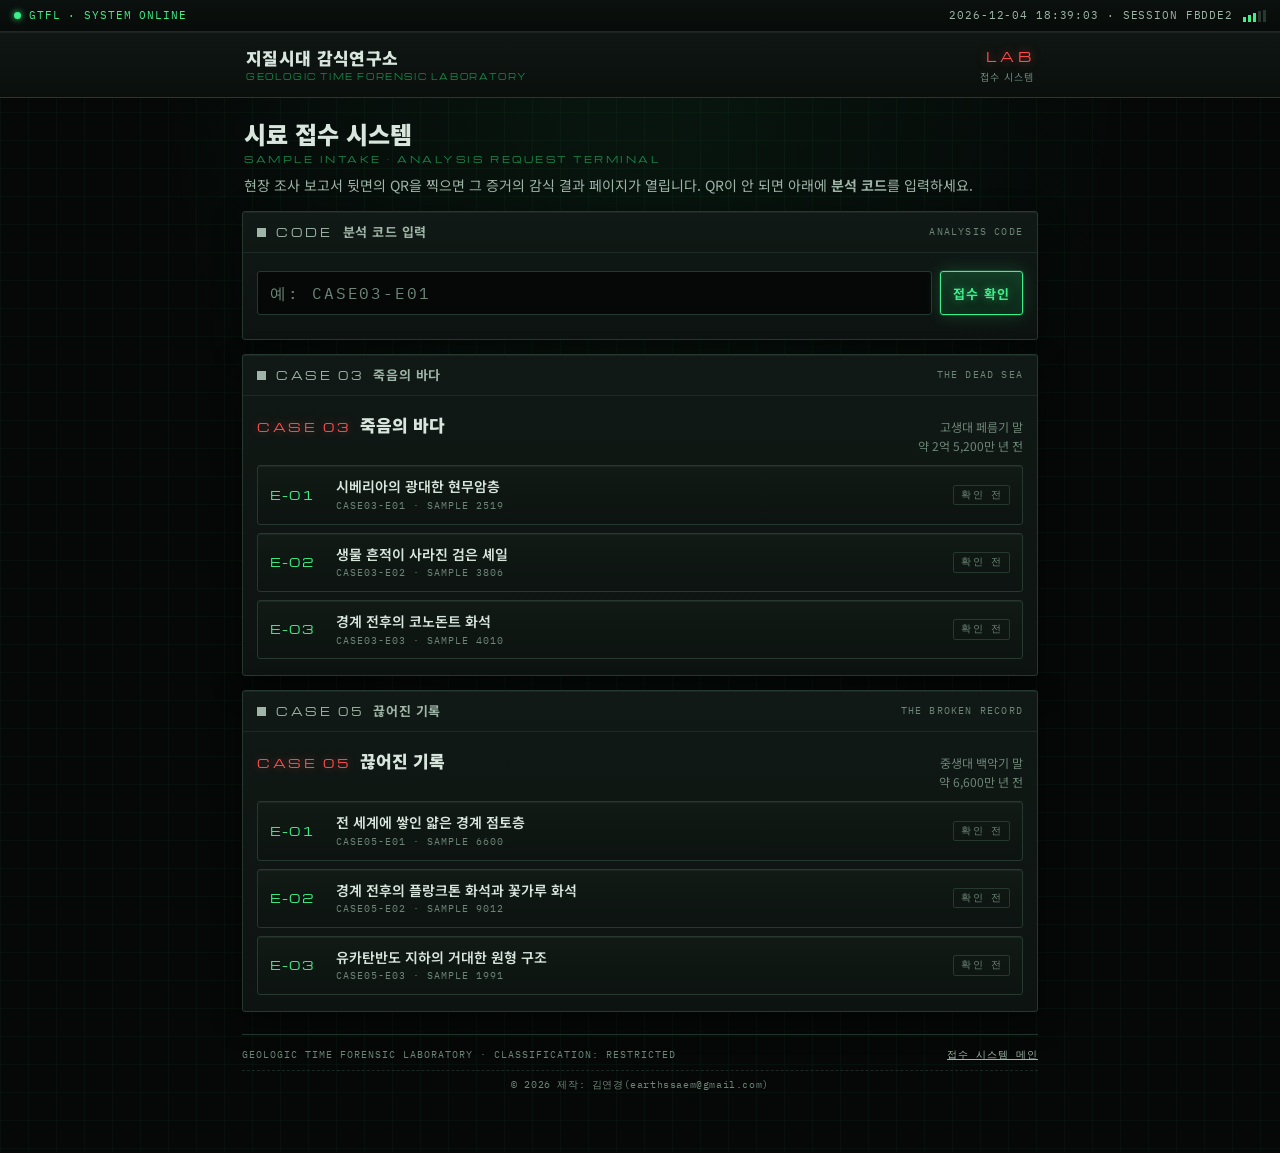
<file: index.html>
<!doctype html>
<html lang="ko">
<head>
  <meta charset="utf-8">
  <meta name="viewport" content="width=device-width, initial-scale=1">
  <title>지질시대 감식연구소</title>
  <meta name="description" content="지질시대 대멸종 사건 수사 — 증거 감식 분석 시스템">
  <meta name="robots" content="noindex">
  <link rel="preconnect" href="https://fonts.googleapis.com">
  <link rel="preconnect" href="https://fonts.gstatic.com" crossorigin>
  <link href="https://fonts.googleapis.com/css2?family=IBM+Plex+Mono:wght@400;600;700&family=Michroma&family=Noto+Sans+KR:wght@400;500;700;900&display=swap" rel="stylesheet">
  <link rel="stylesheet" href="styles.css">
  <link rel="icon" href="data:image/svg+xml,%3Csvg xmlns='http://www.w3.org/2000/svg' viewBox='0 0 32 32'%3E%3Crect width='32' height='32' fill='%23050807'/%3E%3Ccircle cx='16' cy='16' r='9' fill='none' stroke='%233df08a' stroke-width='3'/%3E%3C/svg%3E">
</head>
<body>
  <div class="sysbar">
    <span class="l"><span class="dot"></span>GTFL · SYSTEM ONLINE</span>
    <span class="r"><span id="sysclock"></span> · SESSION <span id="sysid"></span><span class="sig"><i></i><i></i><i></i><i></i><i></i></span></span>
  </div>
  <div id="app"></div>
  <script src="qrcode.js"></script>
  <script src="data.js"></script>
  <script src="app.js"></script>
</body>
</html>
</file>
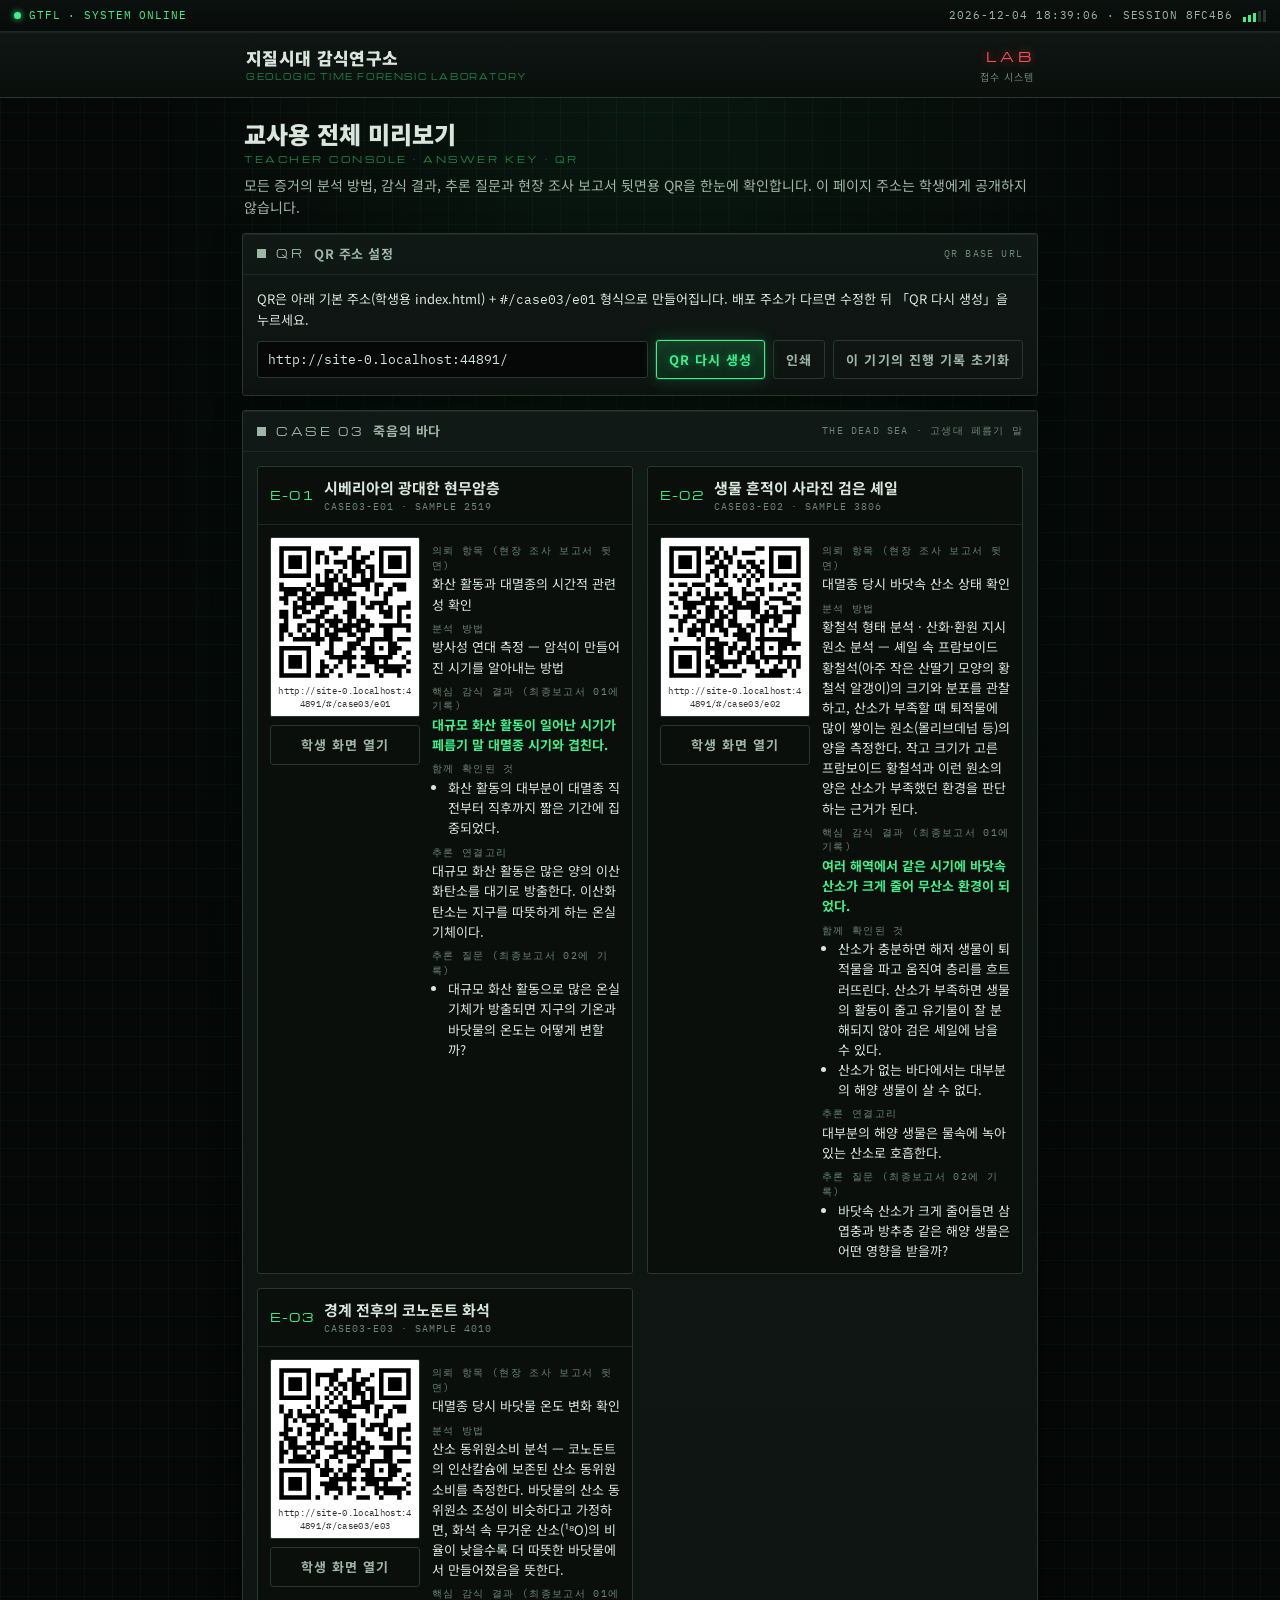
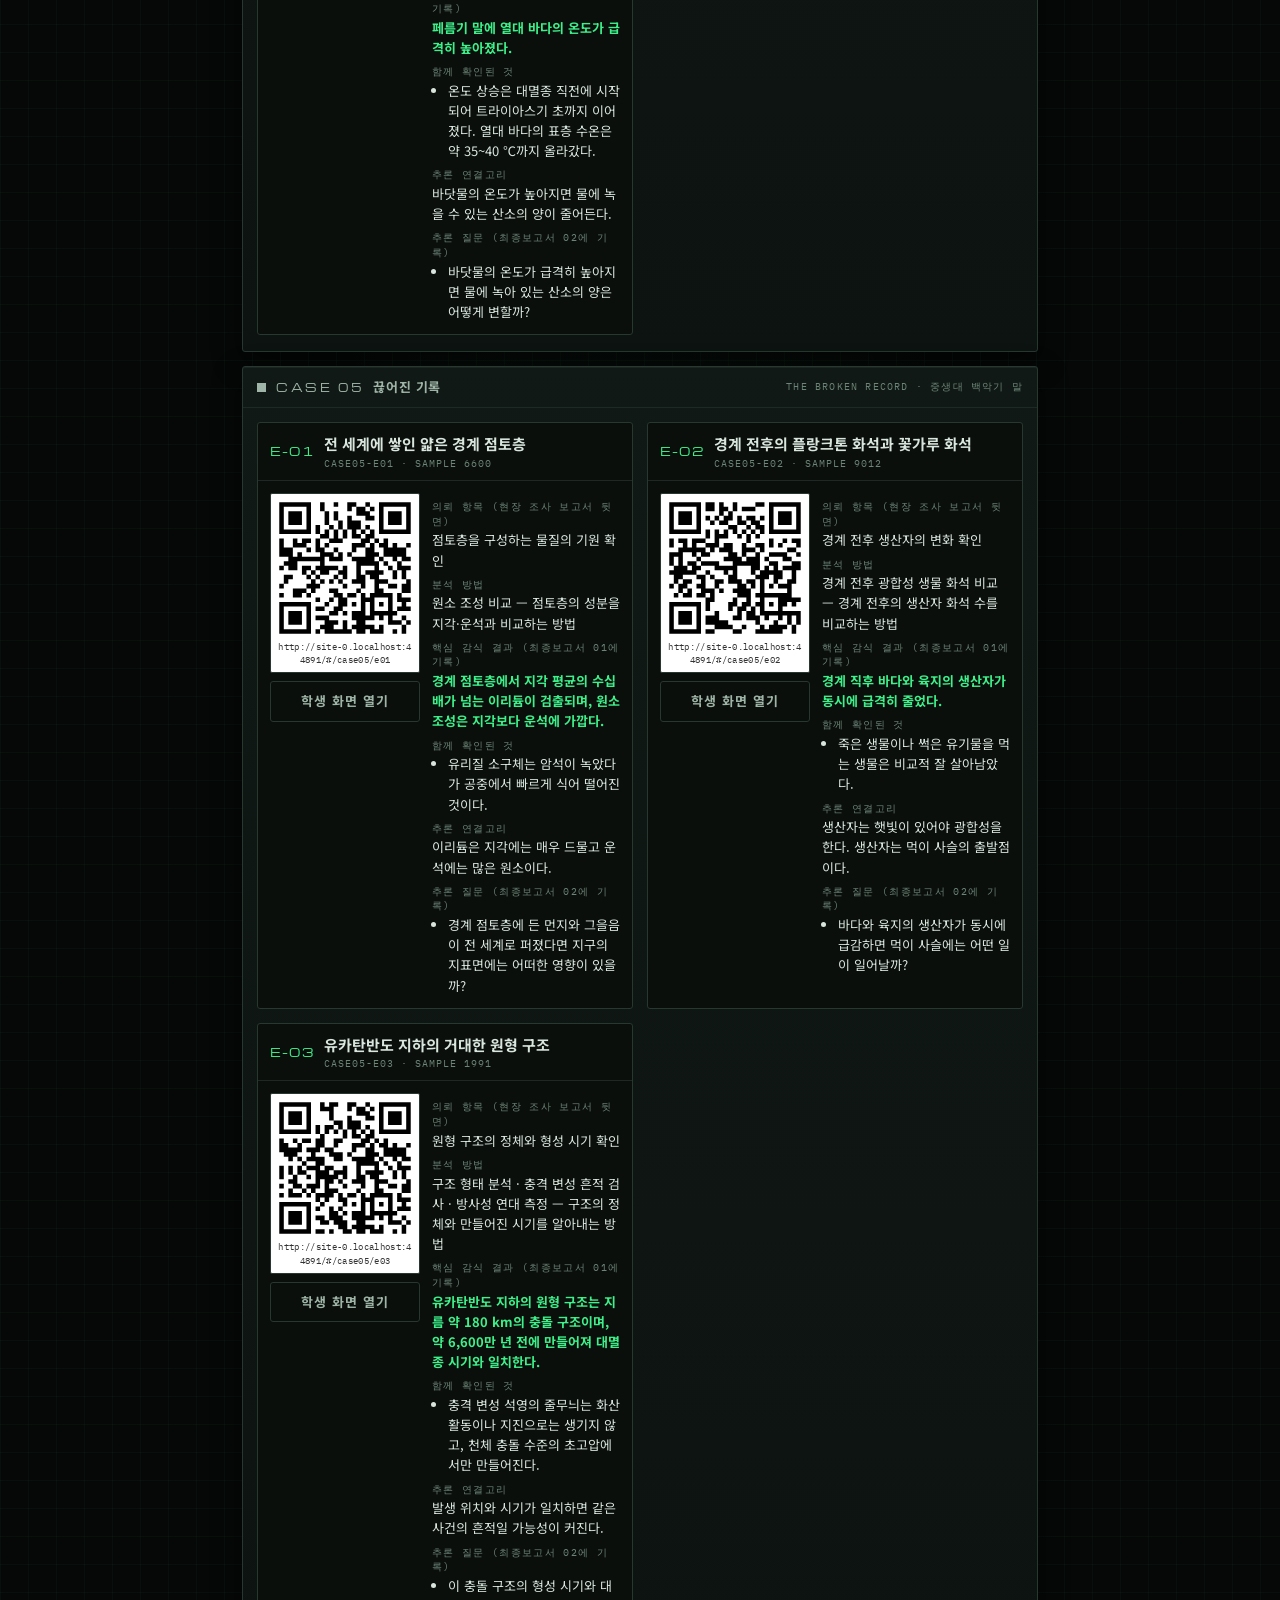
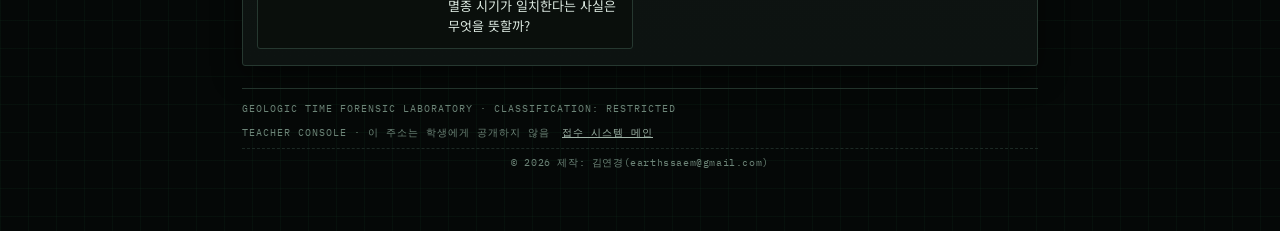
<file: teacher.html>
<!doctype html>
<html lang="ko">
<head>
  <meta charset="utf-8">
  <meta name="viewport" content="width=device-width, initial-scale=1">
  <title>지질시대 감식연구소 · 교사용</title>
  <meta name="description" content="지질시대 대멸종 사건 수사 — 증거 감식 분석 시스템">
  <meta name="robots" content="noindex">
  <link rel="preconnect" href="https://fonts.googleapis.com">
  <link rel="preconnect" href="https://fonts.gstatic.com" crossorigin>
  <link href="https://fonts.googleapis.com/css2?family=IBM+Plex+Mono:wght@400;600;700&family=Michroma&family=Noto+Sans+KR:wght@400;500;700;900&display=swap" rel="stylesheet">
  <link rel="stylesheet" href="styles.css">
  <link rel="icon" href="data:image/svg+xml,%3Csvg xmlns='http://www.w3.org/2000/svg' viewBox='0 0 32 32'%3E%3Crect width='32' height='32' fill='%23050807'/%3E%3Ccircle cx='16' cy='16' r='9' fill='none' stroke='%233df08a' stroke-width='3'/%3E%3C/svg%3E">
</head>
<body data-page="teacher">
  <div class="sysbar">
    <span class="l"><span class="dot"></span>GTFL · SYSTEM ONLINE</span>
    <span class="r"><span id="sysclock"></span> · SESSION <span id="sysid"></span><span class="sig"><i></i><i></i><i></i><i></i><i></i></span></span>
  </div>
  <div id="app"></div>
  <script src="qrcode.js"></script>
  <script src="data.js"></script>
  <script src="app.js"></script>
  <script src="teacher.js"></script>
</body>
</html>
</file>
<file: styles.css>
/* 지질시대 감식연구소 — 감식 장비 UI (dark / phosphor green) */
:root {
  --bg: #050807;
  --bg-2: #090d0b;
  --panel: #0d1311;
  --panel-2: #101915;
  --panel-3: #141f19;
  --edge: #1c2924;
  --edge-2: #263830;
  --bevel: rgba(255,255,255,.05);
  --green: #3df08a;
  --green-2: #22c46a;
  --green-dim: #178a4a;
  --green-ink: #07120c;
  --glow: rgba(61,240,138,.45);
  --grid: #14261c;
  --text: #d9e6de;
  --text-2: #9fb5a8;
  --text-3: #6d8578;
  --red: #ff4d4d;
  --red-deep: #c8102e;
  --red-soft: rgba(255,77,77,.12);
  --display: 'Michroma', 'IBM Plex Mono', monospace;
  --mono: 'IBM Plex Mono', 'Liberation Mono', 'Courier New', ui-monospace, monospace;
  --sans: 'Noto Sans KR', 'Apple SD Gothic Neo', 'Malgun Gothic', system-ui, sans-serif;
}

* { box-sizing: border-box; }
html { -webkit-text-size-adjust: 100%; background: var(--bg); }
body {
  margin: 0; font-family: var(--sans); color: var(--text); background: var(--bg);
  background-image:
    radial-gradient(ellipse at 50% -10%, rgba(61,240,138,.07), transparent 55%),
    linear-gradient(to right, rgba(61,240,138,.035) 1px, transparent 1px),
    linear-gradient(to bottom, rgba(61,240,138,.035) 1px, transparent 1px);
  background-size: 100% 100%, 28px 28px, 28px 28px;
  line-height: 1.55; font-size: 15px;
}
a { color: inherit; }
button { font-family: inherit; }
.mono { font-family: var(--mono); }
.disp { font-family: var(--display); letter-spacing: .22em; text-transform: uppercase; }
.red { color: var(--red); }
.muted { color: var(--text-3); }
.hidden { display: none !important; }
::selection { background: var(--green); color: var(--green-ink); }

/* ── 시스템 바 ─────────────────────────────── */
.sysbar {
  background: linear-gradient(#0b110e, #070b09); color: var(--text-2); border-bottom: 1px solid var(--edge);
  font-family: var(--mono); font-size: 11px; letter-spacing: .08em;
  display: flex; justify-content: space-between; align-items: center; gap: 12px;
  padding: 7px 14px; position: sticky; top: 0; z-index: 20;
}
.sysbar .l { white-space: nowrap; color: var(--green); }
.sysbar .dot { display: inline-block; width: 7px; height: 7px; border-radius: 50%; background: var(--green); margin-right: 8px; box-shadow: 0 0 6px var(--green); animation: pulse 2s infinite; }
@keyframes pulse { 0%,100% { box-shadow: 0 0 4px var(--green);} 50% { box-shadow: 0 0 12px var(--green);} }
.sysbar .r { white-space: nowrap; overflow: hidden; text-overflow: ellipsis; }
.sig { display: inline-flex; align-items: flex-end; gap: 2px; height: 12px; margin-left: 10px; vertical-align: middle; }
.sig i { width: 3px; background: var(--green); display: block; }
.sig i:nth-child(1){height:5px} .sig i:nth-child(2){height:7px} .sig i:nth-child(3){height:9px} .sig i:nth-child(4){height:11px;background:var(--edge-2)} .sig i:nth-child(5){height:12px;background:var(--edge-2)}

/* ── 상단 헤더 ─────────────────────────────── */
.lab-head { background: linear-gradient(#0f1613, #0a0f0c); border-bottom: 1px solid var(--edge-2); box-shadow: inset 0 1px 0 var(--bevel); }
.lab-head .in { max-width: 820px; margin: 0 auto; padding: 14px 16px 12px; display: flex; justify-content: space-between; align-items: center; gap: 12px; }
.lab-name { font-weight: 900; font-size: 17px; letter-spacing: .02em; line-height: 1.1; color: var(--text); }
.lab-name small { display: block; font-family: var(--display); font-weight: 400; font-size: 8px; letter-spacing: .2em; color: var(--green-dim); margin-top: 6px; text-transform: uppercase; white-space: nowrap; overflow: hidden; text-overflow: ellipsis; max-width: 62vw; }
.casebadge {
  font-family: var(--display); font-size: 13px; letter-spacing: .26em; color: var(--red); white-space: nowrap; text-align: right;
  text-shadow: 0 0 10px rgba(255,77,77,.5);
}
.casebadge small { display: block; font-family: var(--sans); font-size: 10px; letter-spacing: .1em; color: var(--text-3); margin-top: 3px; text-shadow: none; }

/* ── 레이아웃 ──────────────────────────────── */
.wrap { max-width: 820px; margin: 0 auto; padding: 14px 12px 60px; }
.panel {
  background: linear-gradient(180deg, var(--panel-2), var(--panel)); border: 1px solid var(--edge-2); margin-top: 14px; border-radius: 3px;
  box-shadow: inset 0 1px 0 var(--bevel), 0 10px 30px rgba(0,0,0,.45); position: relative;
}
.panel > .ph {
  display: flex; align-items: center; gap: 10px; padding: 10px 14px; border-bottom: 1px solid var(--edge);
  font-family: var(--display); font-size: 11px; letter-spacing: .24em; text-transform: uppercase; color: var(--text-2);
}
.panel > .ph .idx { width: 9px; height: 9px; background: var(--text-2); flex: 0 0 auto; }
.panel.done > .ph .idx, .panel.done > .ph { color: var(--green); }
.panel.done > .ph .idx { background: var(--green); box-shadow: 0 0 8px var(--green); }
.panel > .ph .en { margin-left: auto; font-family: var(--mono); font-size: 10px; letter-spacing: .12em; color: var(--text-3); text-transform: none; }
.panel > .pb { padding: 14px 14px 16px; }
.panel > .ph .ko { font-family: var(--sans); letter-spacing: .04em; font-weight: 700; font-size: 13px; text-transform: none; }

/* 상단 케이스 스트립 (증거 페이지) */
.topstrip { display: flex; align-items: stretch; margin-top: 14px; border: 1px solid var(--edge-2); background: linear-gradient(#131b17, #0b100e); border-radius: 3px; overflow: hidden; }
.topstrip .cs { font-family: var(--display); font-size: 15px; letter-spacing: .26em; color: var(--text); padding: 12px 16px; display: flex; align-items: center; border-right: 1px solid var(--edge); text-transform: uppercase; white-space: nowrap; }
.topstrip .bc { flex: 1; display: flex; align-items: center; justify-content: center; padding: 8px 12px; }
.topstrip .bc svg { height: 26px; width: 100%; max-width: 150px; opacity: .8; }
.topstrip .bc rect { fill: var(--text-2); }
.topstrip .evtag { background: var(--red-deep); color: #fff; font-family: var(--display); font-size: 11px; letter-spacing: .2em; padding: 0 14px; display: flex; align-items: center; text-transform: uppercase; white-space: nowrap; box-shadow: inset 0 0 0 1px rgba(255,255,255,.12), 0 0 18px rgba(200,16,46,.35); }
.topstrip .evtag.sec { background: #7a1220; }

/* 증거 타이틀 */
.evtitle { display: flex; align-items: baseline; gap: 12px; margin: 16px 2px 0; }
.evtitle .no { font-family: var(--display); font-size: 22px; line-height: 1; white-space: nowrap; color: var(--green); text-shadow: 0 0 14px var(--glow); letter-spacing: .08em; }
.evtitle .t { font-weight: 900; font-size: 20px; line-height: 1.2; color: var(--text); }
.evtitle .t small { display: block; font-family: var(--mono); font-weight: 400; font-size: 10px; letter-spacing: .14em; color: var(--text-3); margin-top: 4px; }

/* 시료 뷰포트 */
.viewport { position: relative; margin: 0 14px 12px; border: 1px solid var(--edge-2); background: radial-gradient(ellipse at 50% 40%, #0f1c15, #060a08 75%); border-radius: 4px; overflow: hidden; box-shadow: inset 0 0 40px rgba(0,0,0,.6), inset 0 0 0 1px rgba(61,240,138,.06); }
.viewport .stage { position: relative; height: 230px; }
.viewport .stage svg.spec { position: absolute; inset: 0; width: 100%; height: 100%; }
.viewport .ruler { position: absolute; top: 14px; bottom: 14px; left: 8px; width: 26px; font-family: var(--mono); font-size: 9px; color: var(--text-3); }
.viewport .ruler.r { left: auto; right: 8px; }
.viewport .ruler svg { width: 100%; height: 100%; }
.viewport .beam { position: absolute; left: 34px; right: 34px; top: 40%; height: 2px; background: var(--green); box-shadow: 0 0 10px 2px var(--glow), 0 0 30px 6px rgba(61,240,138,.25); opacity: .9; animation: beam 4.5s ease-in-out infinite; }
@keyframes beam { 0% { top: 12% } 50% { top: 86% } 100% { top: 12% } }
.viewport .ovl { position: absolute; left: 44px; right: 44px; top: 14px; bottom: 14px; pointer-events: none; }
.viewport .ovl::before, .viewport .ovl::after, .viewport .ovl i::before, .viewport .ovl i::after { content: ''; position: absolute; width: 14px; height: 14px; border: 1.5px solid var(--green); border-color: var(--green); }
.viewport .ovl::before { top: 0; left: 0; border-width: 1.5px 0 0 1.5px; } .viewport .ovl::after { top: 0; right: 0; border-width: 1.5px 1.5px 0 0; }
.viewport .ovl i::before { bottom: 0; left: 0; border-width: 0 0 1.5px 1.5px; } .viewport .ovl i::after { bottom: 0; right: 0; border-width: 0 1.5px 1.5px 0; }
.viewport .cross { position: absolute; left: 50%; top: 50%; width: 22px; height: 22px; transform: translate(-50%,-50%); opacity: .55; }
.viewport .cross::before, .viewport .cross::after { content: ''; position: absolute; background: var(--green); }
.viewport .cross::before { left: 50%; top: 0; bottom: 0; width: 1px; } .viewport .cross::after { top: 50%; left: 0; right: 0; height: 1px; }
.viewport .readout { position: absolute; left: 44px; bottom: 10px; font-family: var(--mono); font-size: 9.5px; letter-spacing: .12em; color: var(--green); text-shadow: 0 0 6px var(--glow); }
.viewport .readout2 { position: absolute; right: 44px; top: 10px; font-family: var(--mono); font-size: 9.5px; letter-spacing: .12em; color: var(--text-3); }
.vmeta { display: grid; grid-template-columns: 1fr 1fr; gap: 0; border-top: 1px solid var(--edge); }
.vmeta div { padding: 9px 14px; font-size: 12.5px; border-right: 1px solid var(--edge); }
.vmeta div:last-child { border-right: 0; }
.vmeta b { display: block; font-family: var(--mono); font-size: 9px; letter-spacing: .16em; color: var(--text-3); margin-bottom: 2px; }

/* 시료 정보 표 */
.kv { width: 100%; border-collapse: collapse; font-size: 13px; }
.kv th, .kv td { border-bottom: 1px solid var(--edge); padding: 8px 8px; text-align: left; vertical-align: top; }
.kv th { width: 34%; font-family: var(--mono); font-weight: 500; font-size: 10.5px; letter-spacing: .12em; color: var(--text-3); }
.kv tr:last-child th, .kv tr:last-child td { border-bottom: 0; }
.kv td b { font-weight: 700; color: var(--text); }
.tag { display: inline-block; font-family: var(--mono); font-size: 10px; letter-spacing: .1em; border: 1px solid var(--edge-2); padding: 1px 7px; margin-left: 6px; vertical-align: middle; color: var(--text-2); border-radius: 2px; }
.tag.red { border-color: var(--red); color: var(--red); }
.tag.green { border-color: var(--green); color: var(--green); box-shadow: 0 0 8px rgba(61,240,138,.25); }
.tag.fill { background: var(--green); color: var(--green-ink); border-color: var(--green); font-weight: 700; }

/* 관찰 기록 */
.obs { margin: 0; padding: 0; list-style: none; }
.obs li { position: relative; padding: 7px 0 7px 22px; border-bottom: 1px dashed var(--edge); font-size: 15px; color: var(--text); }
.obs li:last-child { border-bottom: 0; }
.obs li::before { content: ''; position: absolute; left: 4px; top: 15px; width: 7px; height: 7px; background: var(--green); box-shadow: 0 0 6px var(--glow); }
.field-tag { font-family: var(--mono); font-size: 10px; letter-spacing: .14em; color: var(--text-3); margin-bottom: 8px; }

/* 분석 방법 선택 */
.q { font-weight: 700; font-size: 16px; margin: 0 0 4px; line-height: 1.45; color: var(--text); }
.q-sub { font-size: 12px; color: var(--text-3); margin: 0 0 12px; }
.opts { display: grid; gap: 8px; }
.opt {
  display: flex; align-items: center; gap: 12px; width: 100%; text-align: left; color: var(--text);
  background: linear-gradient(#111a15, #0c1310); border: 1px solid var(--edge-2); border-radius: 3px; padding: 11px 12px; cursor: pointer; font-size: 15px; line-height: 1.4;
  transition: border-color .12s, box-shadow .12s, background .12s; box-shadow: inset 0 1px 0 var(--bevel);
}
.opt .k { font-family: var(--mono); font-weight: 700; font-size: 12px; border: 1px solid var(--edge-2); color: var(--text-2); width: 26px; height: 26px; display: inline-flex; align-items: center; justify-content: center; flex: 0 0 auto; border-radius: 2px; }
.opt:hover { border-color: var(--green-dim); }
.opt:focus-visible { outline: 2px solid var(--green); outline-offset: 2px; }
.opt.sel { border-color: var(--green); box-shadow: 0 0 0 1px var(--green), 0 0 18px rgba(61,240,138,.25); background: linear-gradient(#142a1d, #0f1f16); }
.opt.sel .k { background: var(--green); border-color: var(--green); color: var(--green-ink); }
.opt.rejected { border-color: rgba(255,77,77,.5); color: var(--text-3); background: var(--red-soft); text-decoration: line-through; cursor: not-allowed; }
.opt.rejected .k { border-color: var(--red); color: var(--red); }
.opt:disabled { cursor: default; }
.opt.correct { border-color: var(--green); background: linear-gradient(#123021, #0e2419); color: var(--text); }
.opt.correct .k { background: var(--green); border-color: var(--green); color: var(--green-ink); }

.actions { display: grid; grid-template-columns: 1fr auto; gap: 8px; margin-top: 14px; align-items: stretch; }
.btn {
  background: linear-gradient(#123722, #0c2417); color: var(--green); border: 1px solid var(--green); border-radius: 3px; padding: 13px 18px;
  font-family: var(--sans); font-weight: 700; font-size: 15px; letter-spacing: .14em; cursor: pointer;
  box-shadow: 0 0 0 1px rgba(61,240,138,.15), 0 0 18px rgba(61,240,138,.2), inset 0 0 18px rgba(61,240,138,.08); text-shadow: 0 0 8px var(--glow);
  transition: box-shadow .15s, opacity .15s;
}
.btn:hover:not(:disabled) { box-shadow: 0 0 0 1px rgba(61,240,138,.3), 0 0 26px rgba(61,240,138,.35), inset 0 0 22px rgba(61,240,138,.12); }
.btn:focus-visible { outline: 2px solid #fff; outline-offset: 2px; }
.btn:disabled { opacity: .3; cursor: not-allowed; box-shadow: none; text-shadow: none; }
.btn.small { font-size: 13px; letter-spacing: .08em; padding: 9px 12px; }
.btn.ghost { background: transparent; color: var(--text-2); border-color: var(--edge-2); box-shadow: none; text-shadow: none; }
.btn.ghost:hover { border-color: var(--text-2); }
.lockind { display: flex; align-items: center; gap: 10px; padding: 0 16px; border: 1px solid var(--edge-2); border-radius: 3px; background: linear-gradient(#0e1512, #090e0b); font-family: var(--display); font-size: 10px; letter-spacing: .24em; color: var(--text-3); white-space: nowrap; }
.lockind svg { width: 16px; height: 16px; fill: var(--text-3); }
.lockind.open { color: var(--green); border-color: var(--green-dim); text-shadow: 0 0 8px var(--glow); }
.lockind.open svg { fill: var(--green); }
.attempts { font-family: var(--mono); font-size: 10.5px; color: var(--text-3); letter-spacing: .12em; margin-top: 8px; }

.reject { margin-top: 12px; border: 1px solid rgba(255,77,77,.6); background: var(--red-soft); padding: 10px 12px; font-size: 14px; border-radius: 3px; animation: shake .3s; color: var(--text); }
.reject b { font-family: var(--display); color: var(--red); font-size: 10px; letter-spacing: .2em; display: block; margin-bottom: 5px; text-shadow: 0 0 8px rgba(255,77,77,.5); }
@keyframes shake { 0%,100%{transform:translateX(0)} 25%{transform:translateX(-4px)} 75%{transform:translateX(4px)} }

/* 분석 진행 */
.proc { margin-top: 12px; border: 1px solid var(--edge-2); background: #080d0a; padding: 12px; border-radius: 3px; }
.proc .steps { list-style: none; margin: 0; padding: 0; font-family: var(--mono); font-size: 12px; letter-spacing: .04em; }
.proc .steps li { display: flex; align-items: center; gap: 10px; padding: 4px 0; color: var(--text-3); }
.proc .steps li::before { content: ''; width: 8px; height: 8px; border: 1px solid var(--text-3); flex: 0 0 auto; }
.proc .steps li.run { color: var(--green); }
.proc .steps li.run::before { border-color: var(--green); background: var(--green); box-shadow: 0 0 8px var(--glow); animation: blink .5s infinite alternate; }
.proc .steps li.ok { color: var(--text-2); }
.proc .steps li.ok::before { border-color: var(--green-2); background: var(--green-2); }
.proc .steps li .ms { margin-left: auto; color: var(--text-3); }
@keyframes blink { from { opacity: .3 } to { opacity: 1 } }
.bar { height: 8px; border: 1px solid var(--edge-2); background: #050807; margin-top: 12px; overflow: hidden; border-radius: 2px; }
.bar > i { display: block; height: 100%; width: 0; background: repeating-linear-gradient(90deg, var(--green) 0 8px, var(--green-dim) 8px 10px); box-shadow: 0 0 10px var(--glow); transition: width .35s linear; }

/* 감식 결과 */
.result-wrap.locked .pb { filter: blur(4px) brightness(.5); user-select: none; pointer-events: none; max-height: 240px; overflow: hidden; }
.lockover {
  position: absolute; inset: 0; display: flex; flex-direction: column; align-items: center; justify-content: center; gap: 10px;
  background: repeating-linear-gradient(135deg, rgba(5,8,7,.55) 0 10px, rgba(13,19,17,.55) 10px 20px); text-align: center; padding: 20px; border-radius: 3px;
}
.lockover .big { display: flex; align-items: center; gap: 10px; font-family: var(--display); font-size: 13px; letter-spacing: .3em; color: var(--text-2); border: 1px solid var(--edge-2); padding: 10px 18px; background: #0a0f0c; }
.lockover .big svg { width: 16px; height: 16px; fill: var(--text-2); }
.lockover small { font-size: 12px; color: var(--text-3); font-family: var(--sans); }
.res-meta { font-family: var(--mono); font-size: 11px; letter-spacing: .06em; color: var(--text-2); border: 1px solid var(--edge); background: #090e0b; padding: 9px 11px; display: grid; grid-template-columns: 1fr 1fr; gap: 6px 12px; margin-bottom: 12px; border-radius: 3px; }
.res-meta b { color: var(--text-3); font-weight: 500; display: block; font-size: 9px; letter-spacing: .16em; }
.res-list { margin: 0; padding: 0; list-style: none; }
.res-list li { position: relative; padding: 9px 0 9px 32px; border-bottom: 1px dashed var(--edge); font-size: 15px; font-weight: 500; color: var(--text); }
.res-list li:last-child { border-bottom: 0; }
.res-list li::before { content: ''; position: absolute; left: 2px; top: 12px; width: 16px; height: 16px; border-radius: 50%; border: 1.5px solid var(--green); box-shadow: 0 0 8px var(--glow); }
.res-list li::after { content: ''; position: absolute; left: 7px; top: 15px; width: 4px; height: 8px; border: solid var(--green); border-width: 0 1.5px 1.5px 0; transform: rotate(45deg); }
.res-list li.key { font-weight: 700; }
.fig { border: 1px solid var(--edge-2); margin-top: 14px; background: #070b09; position: relative; overflow: hidden; border-radius: 3px; }
.fig .ft { padding: 8px 12px; font-family: var(--display); font-size: 9.5px; letter-spacing: .24em; color: var(--text-2); border-bottom: 1px solid var(--edge); display: flex; align-items: center; gap: 8px; }
.fig .ft::before { content: ''; width: 8px; height: 8px; background: var(--green-dim); }
.fig .sv { overflow-x: auto; -webkit-overflow-scrolling: touch; }
.fig svg { display: block; width: 100%; min-width: 560px; height: auto; }
.fig .hint { display: none; font-family: var(--mono); font-size: 10px; color: var(--text-3); padding: 6px 12px 0; letter-spacing: .08em; }
@media (max-width: 600px) { .fig .hint { display: block; } }
.fig .fc { border-top: 1px solid var(--edge); font-size: 12px; color: var(--text-2); padding: 8px 12px; }
.fig .scan { position: absolute; left: 0; right: 0; top: 0; height: 2px; background: var(--green); box-shadow: 0 0 14px 3px var(--glow); animation: scan 1.6s ease-in-out 1; z-index: 3; opacity: 0; }
.fig.scanning .scan { opacity: 1; }
@keyframes scan { 0% { top: 0 } 100% { top: 100% } }
.reveal { animation: reveal .5s ease-out; }
@keyframes reveal { from { opacity: 0; transform: translateY(6px);} to { opacity: 1; transform: none;} }
.okcircle { display: flex; align-items: center; gap: 14px; margin-top: 14px; padding: 12px 14px; border: 1px solid var(--edge-2); border-radius: 3px; background: #090e0b; }
.okcircle .c { width: 44px; height: 44px; border-radius: 50%; border: 2px solid var(--green); box-shadow: 0 0 16px var(--glow), inset 0 0 12px rgba(61,240,138,.15); position: relative; flex: 0 0 auto; }
.okcircle .c::after { content: ''; position: absolute; left: 15px; top: 9px; width: 10px; height: 18px; border: solid var(--green); border-width: 0 2.5px 2.5px 0; transform: rotate(45deg); }
.okcircle .t { font-family: var(--display); font-size: 11px; letter-spacing: .26em; color: var(--green); text-shadow: 0 0 8px var(--glow); }
.okcircle .t small { display: block; font-family: var(--sans); font-size: 12px; letter-spacing: 0; color: var(--text-2); margin-top: 3px; }

/* 추론 질문 */
.inf { margin: 0; padding: 0; list-style: none; counter-reset: q; }
.inf li { counter-increment: q; position: relative; padding: 9px 0 9px 44px; border-bottom: 1px dashed var(--edge); font-size: 15px; color: var(--text); }
.inf li:last-child { border-bottom: 0; }
.inf li::before { content: 'Q' counter(q); position: absolute; left: 2px; top: 10px; font-family: var(--mono); font-weight: 700; font-size: 11px; color: var(--green); border: 1px solid var(--green-dim); padding: 1px 6px; border-radius: 2px; }
.note { border-left: 3px solid var(--green); background: #0a1510; padding: 9px 12px; font-size: 13px; margin-top: 12px; color: var(--text-2); }

/* 하단 내비 */
.foot { margin-top: 22px; font-family: var(--mono); font-size: 10px; letter-spacing: .1em; color: var(--text-3); display: flex; justify-content: space-between; flex-wrap: wrap; gap: 8px; border-top: 1px solid var(--edge-2); padding-top: 12px; }
.foot a { color: var(--text-2); }
.foot .copy { flex: 1 0 100%; text-align: center; color: var(--text-3); letter-spacing: .06em; padding-top: 6px; border-top: 1px dashed var(--edge); }

/* ── 메인(접수) 페이지 ─────────────────────── */
.hero { padding: 8px 2px 0; }
.hero h1 { font-size: 24px; font-weight: 900; margin: 0; line-height: 1.2; color: var(--text); }
.hero h1 small { display: block; font-family: var(--display); font-weight: 400; font-size: 9px; letter-spacing: .28em; color: var(--green-dim); margin-top: 6px; text-transform: uppercase; }
.hero p { margin: 10px 0 0; color: var(--text-2); font-size: 14px; }
.codeform { display: flex; gap: 8px; margin-top: 4px; }
.codeform input { flex: 1; font-family: var(--mono); font-size: 16px; letter-spacing: .12em; text-transform: uppercase; padding: 11px 12px; border: 1px solid var(--edge-2); background: #050807; color: var(--green); min-width: 0; border-radius: 3px; text-shadow: 0 0 6px var(--glow); }
.codeform input::placeholder { color: var(--text-3); text-shadow: none; }
.codeform input:focus { outline: 1px solid var(--green); box-shadow: 0 0 12px rgba(61,240,138,.25); }
.caselist { display: grid; gap: 8px; }
.evrow { display: flex; align-items: center; gap: 12px; border: 1px solid var(--edge-2); border-radius: 3px; padding: 10px 12px; text-decoration: none; background: linear-gradient(#111a15, #0c1310); box-shadow: inset 0 1px 0 var(--bevel); }
.evrow:hover { border-color: var(--green-dim); }
.evrow .no { font-family: var(--display); font-size: 12px; letter-spacing: .1em; width: 54px; flex: 0 0 auto; color: var(--green); }
.evrow .t { flex: 1; font-weight: 600; font-size: 14px; color: var(--text); }
.evrow .t small { display: block; font-family: var(--mono); font-weight: 400; font-size: 10px; color: var(--text-3); letter-spacing: .1em; }
.evrow .st { font-family: var(--mono); font-size: 9.5px; letter-spacing: .12em; border: 1px solid var(--edge-2); padding: 2px 7px; color: var(--text-3); border-radius: 2px; white-space: nowrap; }
.evrow .st.done { border-color: var(--green); color: var(--green); box-shadow: 0 0 8px rgba(61,240,138,.2); }
.evrow .st.sec { border-color: var(--red); color: var(--red); }
.casehead { display: flex; align-items: baseline; gap: 10px; margin: 2px 0 10px; }
.casehead .cn { font-family: var(--display); font-size: 12px; letter-spacing: .22em; color: var(--red); text-shadow: 0 0 10px rgba(255,77,77,.4); }
.casehead .nm { font-weight: 900; font-size: 17px; color: var(--text); }
.casehead .pd { font-size: 12px; color: var(--text-3); margin-left: auto; text-align: right; }

/* ── 교사용 ───────────────────────────────── */
.tgrid { display: grid; grid-template-columns: 1fr; gap: 14px; }
.tcard { border: 1px solid var(--edge-2); background: #0a0f0c; border-radius: 3px; }
.tcard .th { display: flex; align-items: center; gap: 10px; padding: 9px 12px; border-bottom: 1px solid var(--edge); }
.tcard .th .no { font-family: var(--display); font-size: 12px; letter-spacing: .1em; color: var(--green); }
.tcard .th .t { font-weight: 700; flex: 1; color: var(--text); }
.tcard .th .t small { display: block; font-family: var(--mono); font-size: 10px; color: var(--text-3); letter-spacing: .1em; font-weight: 400; }
.tcard .tb { display: grid; grid-template-columns: 150px 1fr; gap: 12px; padding: 12px; }
.tcard .qr { border: 1px solid var(--edge-2); padding: 6px; background: #fff; border-radius: 2px; }
.tcard .qr svg { width: 100%; height: auto; display: block; }
.tcard .qr .lbl { font-family: var(--mono); font-size: 8.5px; letter-spacing: .04em; text-align: center; margin-top: 4px; color: #333; word-break: break-all; }
.tcard dl { margin: 0; font-size: 13px; color: var(--text); }
.tcard dt { font-family: var(--mono); font-size: 9.5px; letter-spacing: .14em; color: var(--text-3); margin-top: 7px; }
.tcard dd { margin: 1px 0 0; }
.tcard dd.ans { color: var(--green); font-weight: 700; }
.tcard dd ul { margin: 0; padding-left: 16px; }
.tbar { display: flex; gap: 8px; flex-wrap: wrap; align-items: center; margin-top: 10px; }
.tbar input { font-family: var(--mono); font-size: 13px; padding: 9px 10px; border: 1px solid var(--edge-2); background: #050807; color: var(--text); flex: 1; min-width: 200px; border-radius: 3px; }
.warn { border: 1px solid rgba(255,77,77,.6); background: var(--red-soft); padding: 10px 12px; font-size: 13px; border-radius: 3px; color: var(--text); }

@media (max-width: 420px) { .panel > .ph .en { display: none; } .topstrip .cs { font-size: 12px; padding: 10px 12px; } }
@media (min-width: 640px) {
  .tgrid { grid-template-columns: 1fr 1fr; }
  .res-meta { grid-template-columns: 1fr 1fr 1fr; }
  .viewport .stage { height: 300px; }
}
@media (prefers-reduced-motion: reduce) {
  .viewport .beam, .sysbar .dot, .fig .scan, .proc .steps li.run::before { animation: none; }
}
@media print {
  html, body { background: #fff !important; color: #111 !important; background-image: none !important; }
  .sysbar, .noprint, .tbar, .warn, .foot, .lab-head { display: none !important; }
  .panel, .tcard { box-shadow: none; break-inside: avoid; background: #fff !important; border-color: #111 !important; }
  .panel > .ph, .tcard .th, .tcard dl, .tcard .th .t, .tcard dt, .tcard dd, .hero h1, .hero p, .tcard .th .no { color: #111 !important; text-shadow: none !important; }
  .tcard dd.ans { color: #1d7a3c !important; }
  .tgrid { grid-template-columns: 1fr 1fr; }
}

/* ── v5: 접수 요약·접기·대기 패널 ─────────── */
.obsfold { border-top: 1px solid var(--edge); }
.obsfold > summary { cursor: pointer; padding: 10px 14px; font-size: 13px; font-weight: 700; color: var(--text-2); list-style: none; display: flex; align-items: center; gap: 8px; }
.obsfold > summary::-webkit-details-marker { display: none; }
.obsfold > summary::before { content: '▸'; color: var(--green); font-size: 12px; }
.obsfold[open] > summary::before { content: '▾'; }
.obsfold > summary .mono { font-size: 10px; letter-spacing: .12em; margin-left: auto; }
.viewport.sm { margin: 4px 14px 10px; }
.viewport.sm .stage { height: 130px; }
.viewport.sm .ruler { top: 8px; bottom: 8px; }
.viewport.sm .ovl { top: 8px; bottom: 8px; }
.viewport.sm .readout { bottom: 6px; }
.waiting { display: flex; align-items: center; gap: 14px; color: var(--text-2); }
.waiting b { display: block; font-size: 14px; color: var(--text); }
.waiting small { display: block; font-size: 12px; color: var(--text-3); margin-top: 2px; }
.wdot { width: 12px; height: 12px; border-radius: 50%; border: 2px solid var(--text-3); flex: 0 0 auto; position: relative; }
.wdot::after { content: ''; position: absolute; inset: 2px; border-radius: 50%; background: var(--text-3); animation: blink 1.2s infinite alternate; }
.fig .fc .src { margin-top: 4px; font-family: var(--mono); font-size: 10px; letter-spacing: .04em; color: var(--text-3); }
@media (min-width: 640px) { .viewport.sm .stage { height: 150px; } }

/* 추론 연결고리 */
.linkbox { margin-top: 12px; border: 1px solid var(--green-dim); border-left: 4px solid var(--green); background: #0a1a11; padding: 10px 12px; border-radius: 3px; }
.linkbox .lk { font-size: 11px; font-weight: 700; letter-spacing: .08em; color: var(--green); margin-bottom: 4px; }
.linkbox .lk .mono { font-size: 9px; letter-spacing: .16em; color: var(--green-dim); margin-left: 6px; }
.linkbox .lt { font-size: 15px; font-weight: 600; color: var(--text); line-height: 1.5; }

/* v3 · 핵심 감식 결과 상자 */
.keybox { margin-top: 14px; border: 1.5px solid var(--green); border-radius: 3px; background: rgba(61,240,138,.06); padding: 14px 16px; box-shadow: 0 0 18px rgba(61,240,138,.12), inset 0 0 24px rgba(61,240,138,.05); }
.keybox .kl { font-family: var(--display); font-size: 11px; letter-spacing: .24em; color: var(--green); margin-bottom: 8px; }
.keybox .kl .mono { color: var(--text-3); margin-left: 8px; letter-spacing: .12em; }
.keybox .kt { font-size: 17px; font-weight: 700; line-height: 1.55; color: #fff; }
.keybox .kc { margin-top: 10px; font-size: 13px; color: var(--green); font-weight: 600; }
.qbox { border: 1.5px solid var(--edge-2); border-left: 4px solid var(--green); border-radius: 3px; background: rgba(61,240,138,.04); padding: 14px 16px; margin-top: 10px; }
.qbox:first-child { margin-top: 0; }
.qbox .ql { font-family: var(--display); font-size: 11px; letter-spacing: .24em; color: var(--green); margin-bottom: 8px; }
.qbox .ql .mono { color: var(--text-3); margin-left: 8px; letter-spacing: .12em; }
.qbox .qt { font-size: 17px; font-weight: 700; line-height: 1.55; color: #fff; }
.morelab { margin-top: 14px; font-family: var(--mono); font-size: 11px; letter-spacing: .14em; color: var(--text-3); }
</file>
